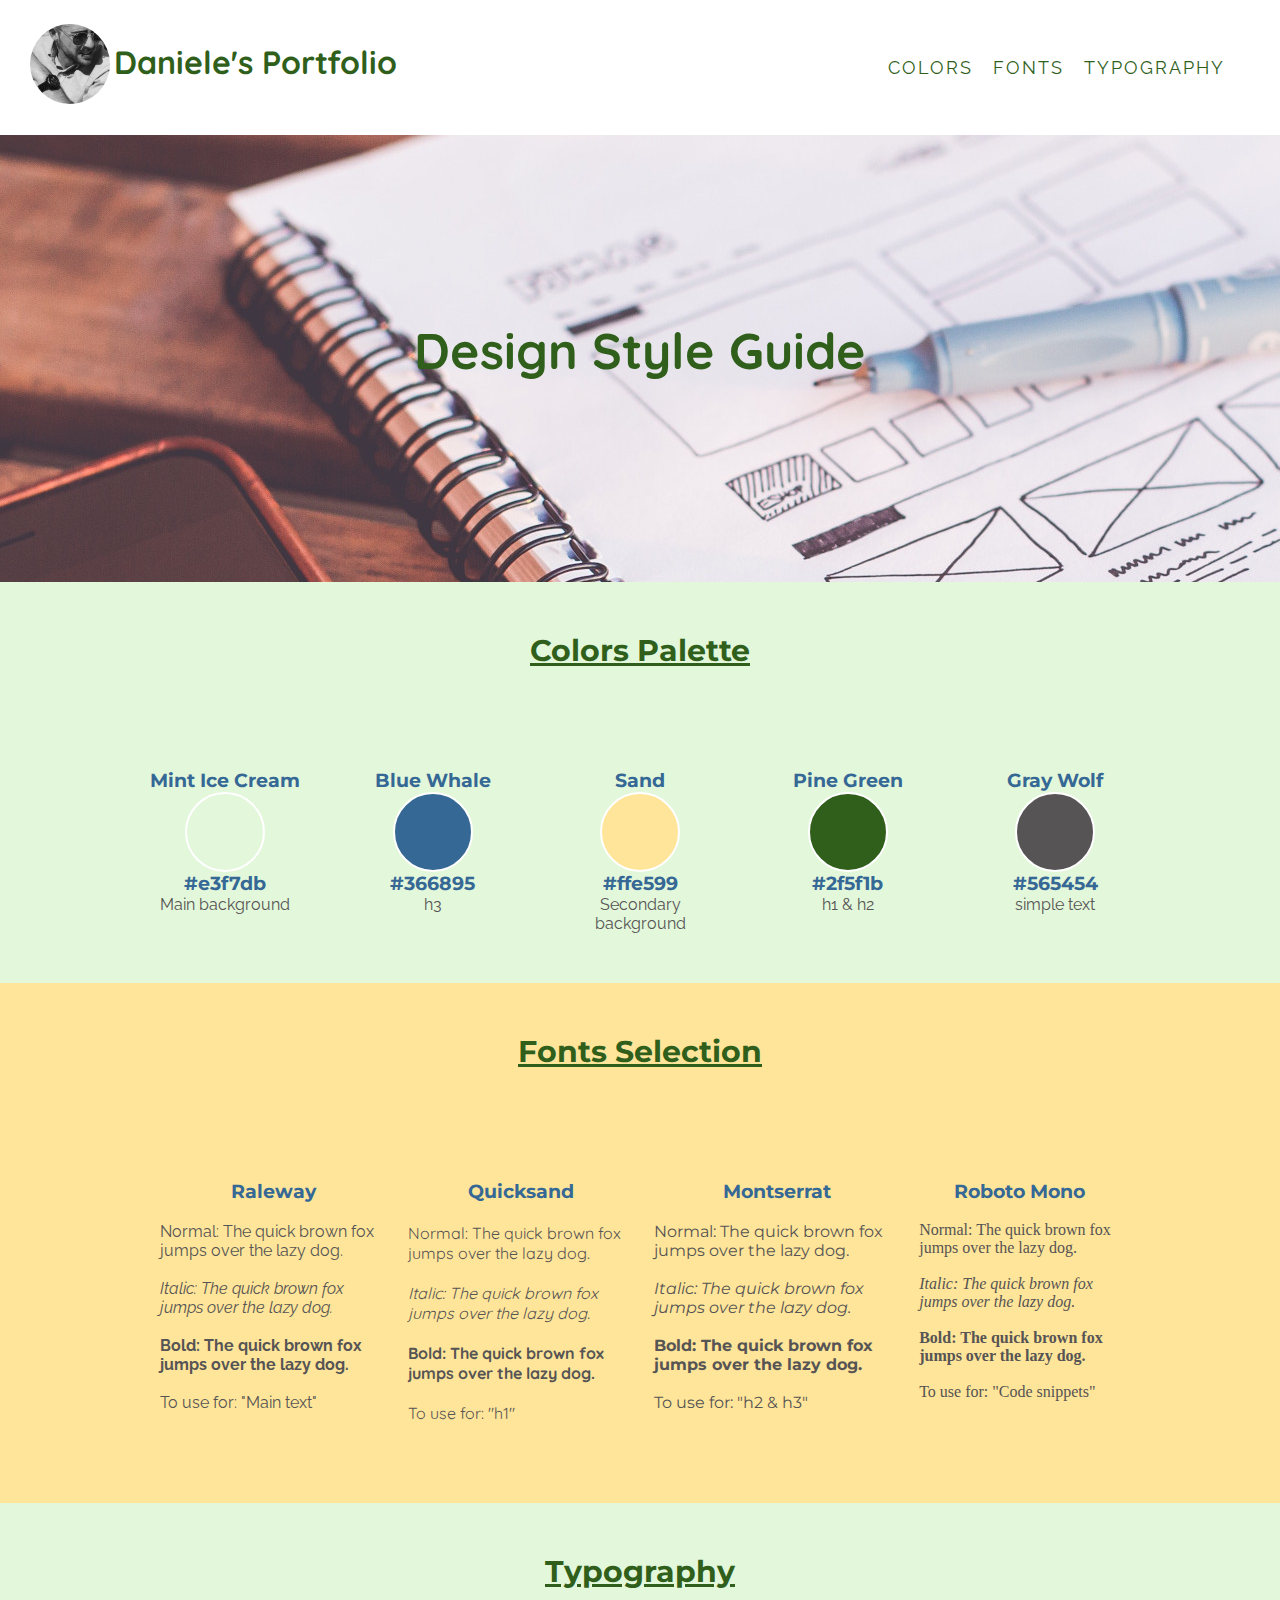
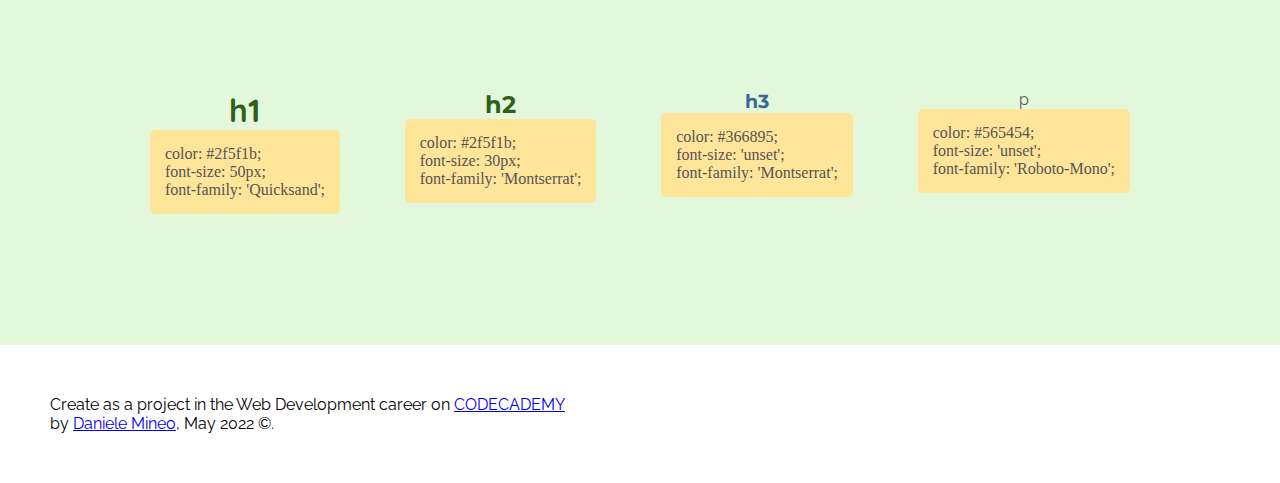
<file: index.html>
<!DOCTYPE html>
<html lang="en">
<head>
    <meta charset="UTF-8">
    <meta http-equiv="X-UA-Compatible" content="IE=edge">
    <meta name="viewport" content="width=device-width, initial-scale=1.0">
    <title>Design Style Guide | Mineo Daniele</title>
    <link rel="stylesheet" href="./styles.css">
    <link rel="preconnect" href="https://fonts.googleapis.com">
    <link rel="preconnect" href="https://fonts.gstatic.com" crossorigin>
    <link href="https://fonts.googleapis.com/css2?family=Montserrat:ital,wght@0,400;0,700;1,400&family=Quicksand:wght@400;700&family=Raleway:ital,wght@0,400;0,700;1,400&family=Roboto+Mono&display=swap" rel="stylesheet">
</head>
<body>
    <!-- Title & Nav --->
    <header>
    <div class="header">
        <img src="./Resources/img/IMG_1747.jpg" alt="My personal logo">
        <h1>Daniele's Portfolio</h1>
    </div>
    <div>
        <nav>
            <ul>
                <li><a href="#color">Colors</a></li>
                <li><a href="#fonts-section">Fonts</a></li>
                <li><a href="#typography">Typography</a></li>
            </ul>
        </nav>
    </div>
    </header>
        <div class="banner">
            <h1>Design Style Guide</h1> 
        </div>
    <!-- Colors Section --->
    <main class="main">
        <h2 id="color">Colors Palette</h2>
    <section class="Colors">
        
    <div class="color-element">
        <h3>Mint Ice Cream</h3>
        <div class="rounded-square" id="mint-ice-cream"></div>
        <h3>#e3f7db</h3>
        <p class="description-color">Main background</p>
    </div>
    <div class="color-element">
        <h3>Blue Whale</h3>
        <div class="rounded-square" id="blue-crepuscolo"></div>
        <h3>#366895</h3>
        <p class="description-color">h3</p>
    </div>
    <div class="color-element">
        <h3>Sand</h3>
        <div class="rounded-square" id="sand"></div>
        <h3>#ffe599</h3>
        <p class="description-color">Secondary background</p>
    </div>
    <div class="color-element">
        <h3>Pine Green</h3>
        <div class="rounded-square" id="pine-green"></div>
        <h3>#2f5f1b</h3>
        <p class="description-color">h1 & h2</p>
    </div>
    <div class="color-element">
        <h3>Gray Wolf</h3>
        <div class="rounded-square" id="gray-wolf"></div>
        <h3>#565454</h3>
        <p class="description-color">simple text</p>
    </div>
</section>
    <!-- Fonts Section --->
<div id="fonts-section">
    <h2 id="fonts">Fonts Selection</h2>
    <section class="Fonts">
        
        <div class="font-element" id="raleway">
            <h3>Raleway</h3><br>
            <p>Normal: The quick brown fox jumps over the lazy dog.</p><br>
            <p class="italic">Italic: The quick brown fox jumps over the lazy dog.</p><br>
            <p class="bold">Bold: The quick brown fox jumps over the lazy dog.</p><br>
            <p class="use">To use for: "Main text"</p><br>
        </div>
        <div class="font-element" id="quicksand">
            <h3>Quicksand</h3><br>
            <p>Normal: The quick brown fox jumps over the lazy dog.</p><br>
            <p class="italic">Italic: The quick brown fox jumps over the lazy dog.</p><br>
            <p class="bold">Bold: The quick brown fox jumps over the lazy dog.</p><br>
            <p class="use">To use for: "h1"</p><br>
        </div>
        <div class="font-element" id="montserrat">
            <h3>Montserrat</h3><br>
            <p>Normal: The quick brown fox jumps over the lazy dog.</p><br>
            <p class="italic">Italic: The quick brown fox jumps over the lazy dog.</p><br>
            <p class="bold">Bold: The quick brown fox jumps over the lazy dog.</p><br>
            <p class="use">To use for: "h2 & h3"</p><br>
        </div>
        <div class="font-element" id="roboto-mono">
            <h3>Roboto Mono</h3><br>
            <p>Normal: The quick brown fox jumps over the lazy dog.</p><br>
            <p class="italic">Italic: The quick brown fox jumps over the lazy dog.</p><br>
            <p class="bold">Bold: The quick brown fox jumps over the lazy dog.</p><br>
            <p class="use">To use for: "Code snippets"</p><br>
        </div>
    </section>
</div>

    <!-- Typography Section --->

    <h2 id="typography">Typography</h2>
    <section class="Typography">
        <div>
            <h1>h1</h1>
            <p class="code-snippet">color: #2f5f1b; <br> font-size: 50px; <br> font-family: 'Quicksand';</p>
        </div>
        <div>
            <h2>h2</h2>
            <p class="code-snippet">color: #2f5f1b;<br> font-size: 30px; <br> font-family: 'Montserrat';</p>
        </div>
        <div>
            <h3>h3</h3>
            <p class="code-snippet">color: #366895;<br> font-size: 'unset'; <br> font-family: 'Montserrat';</p>
        </div>
        <div>
            <p>p</p>
            <p class="code-snippet">color: #565454;<br> font-size: 'unset'; <br> font-family: 'Roboto-Mono';</p>
        </div>
    </section>
    </main>
    </body>
<footer>
    Create as a project in the Web Development career on <a href="https://www.codecademy.com/" target="_blank" rel="noopener noreferrer">CODECADEMY</a> <br>
    by <a href="https://www.codecademy.com/profiles/_Damn_" target="_blank" rel="noopener noreferrer">Daniele Mineo</a>, May 2022 ©.
</footer>
</body>
</html>
</file>
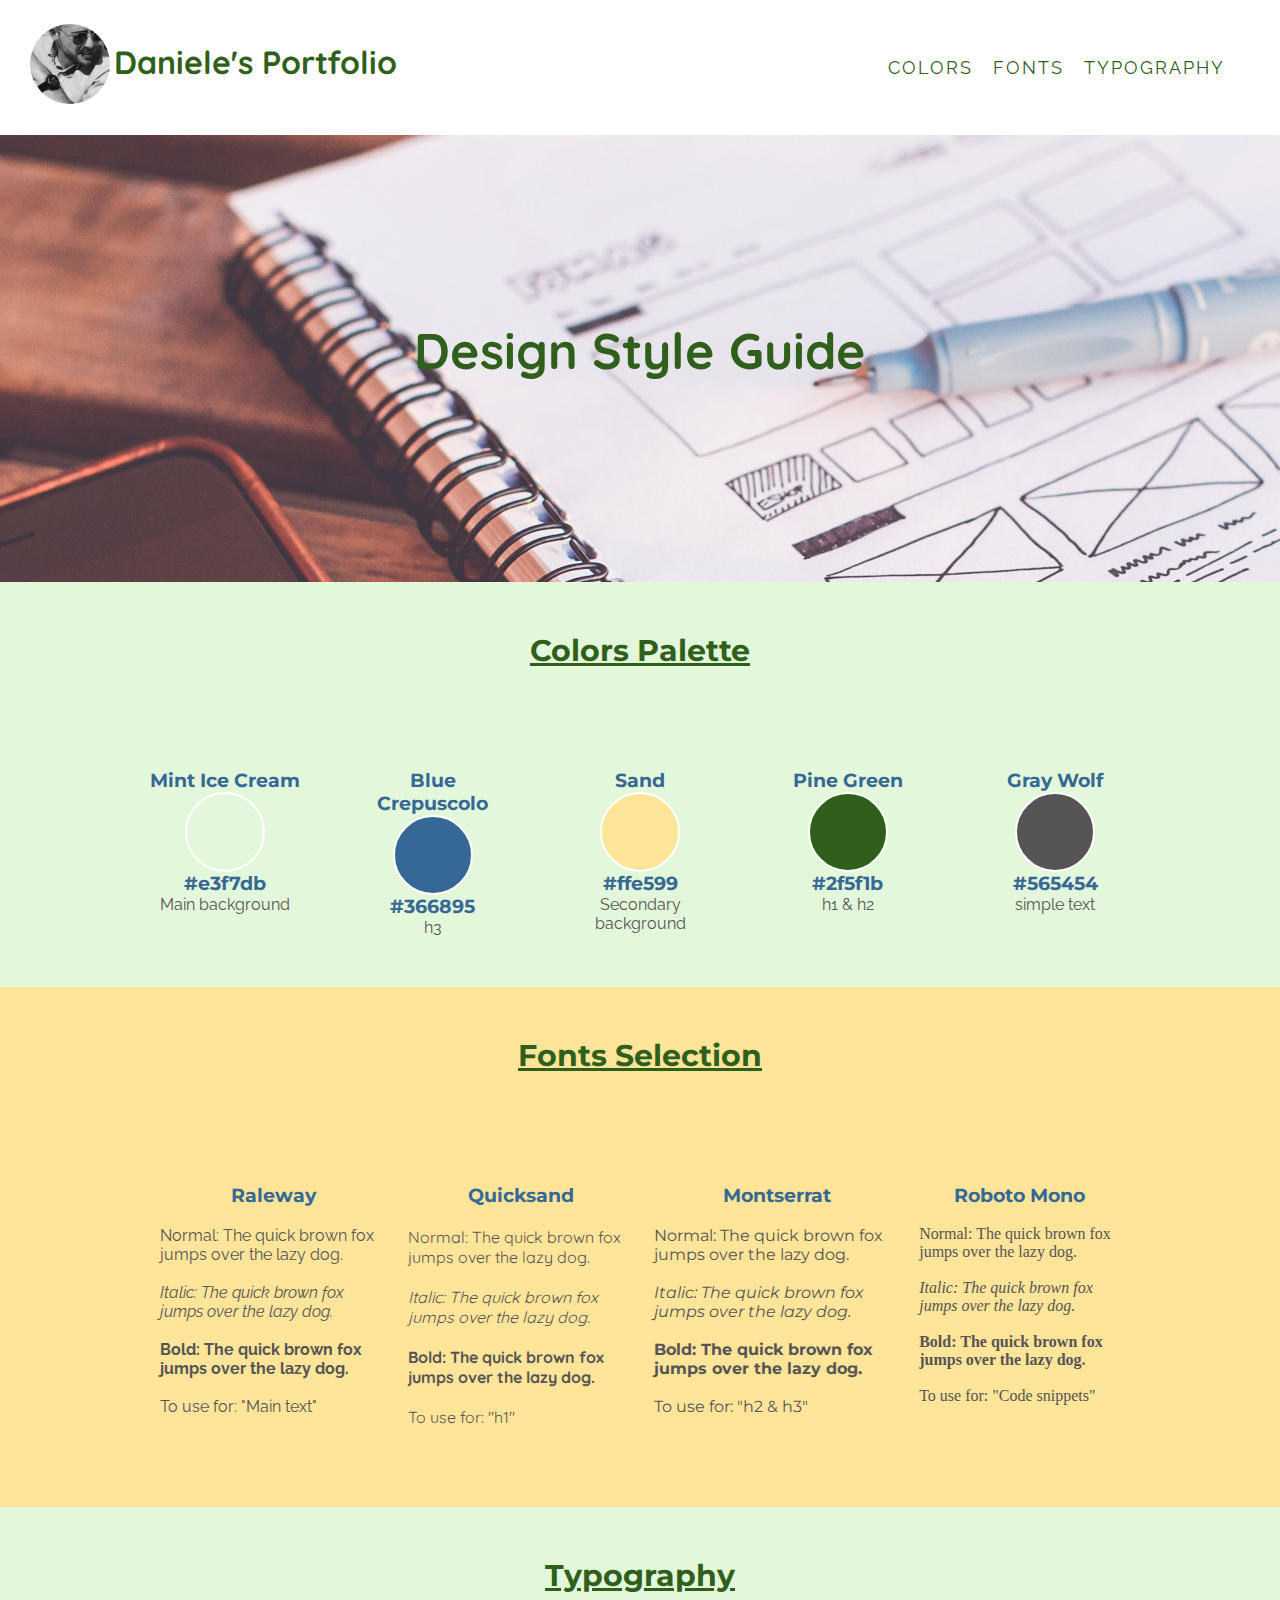
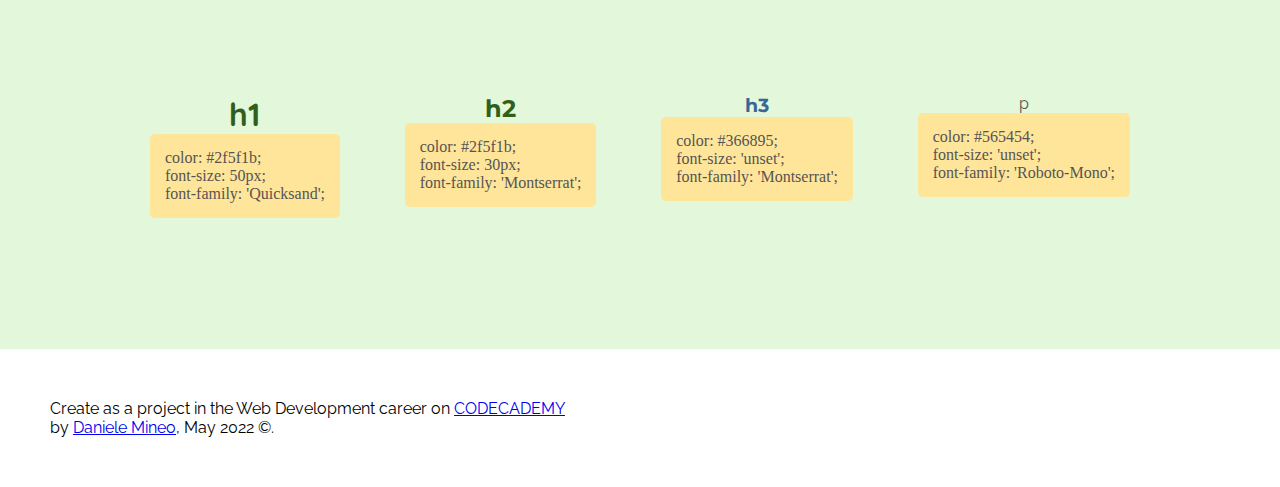
<file: website-design-system-starting/index.html>
<!DOCTYPE html>
<html lang="en">
<head>
    <meta charset="UTF-8">
    <meta http-equiv="X-UA-Compatible" content="IE=edge">
    <meta name="viewport" content="width=device-width, initial-scale=1.0">
    <title>Design Style Guide | Mineo Daniele</title>
    <link rel="stylesheet" href="./styles.css">
    <link rel="preconnect" href="https://fonts.googleapis.com">
    <link rel="preconnect" href="https://fonts.gstatic.com" crossorigin>
    <link href="https://fonts.googleapis.com/css2?family=Montserrat:ital,wght@0,400;0,700;1,400&family=Quicksand:wght@400;700&family=Raleway:ital,wght@0,400;0,700;1,400&family=Roboto+Mono&display=swap" rel="stylesheet">
</head>
<body>
    <!-- Title & Nav --->
    <header>
    <div class="header">
        <img src="./Resources/img/IMG_1747.jpg" alt="My personal logo">
        <h1>Daniele's Portfolio</h1>
    </div>
    <div>
        <nav>
            <ul>
                <li><a href="#color">Colors</a></li>
                <li><a href="#fonts-section">Fonts</a></li>
                <li><a href="#typography">Typography</a></li>
            </ul>
        </nav>
    </div>
    </header>
        <div class="banner">
            <h1>Design Style Guide</h1> 
        </div>
    <!-- Colors Section --->
    <main class="main">
        <h2 id="color">Colors Palette</h2>
    <section class="Colors">
        
    <div class="color-element">
        <h3>Mint Ice Cream</h3>
        <div class="rounded-square" id="mint-ice-cream"></div>
        <h3>#e3f7db</h3>
        <p class="description-color">Main background</p>
    </div>
    <div class="color-element">
        <h3>Blue Crepuscolo</h3>
        <div class="rounded-square" id="blue-crepuscolo"></div>
        <h3>#366895</h3>
        <p class="description-color">h3</p>
    </div>
    <div class="color-element">
        <h3>Sand</h3>
        <div class="rounded-square" id="sand"></div>
        <h3>#ffe599</h3>
        <p class="description-color">Secondary background</p>
    </div>
    <div class="color-element">
        <h3>Pine Green</h3>
        <div class="rounded-square" id="pine-green"></div>
        <h3>#2f5f1b</h3>
        <p class="description-color">h1 & h2</p>
    </div>
    <div class="color-element">
        <h3>Gray Wolf</h3>
        <div class="rounded-square" id="gray-wolf"></div>
        <h3>#565454</h3>
        <p class="description-color">simple text</p>
    </div>
</section>
    <!-- Fonts Section --->
<div id="fonts-section">
    <h2 id="fonts">Fonts Selection</h2>
    <section class="Fonts">
        
        <div class="font-element" id="raleway">
            <h3>Raleway</h3><br>
            <p>Normal: The quick brown fox jumps over the lazy dog.</p><br>
            <p class="italic">Italic: The quick brown fox jumps over the lazy dog.</p><br>
            <p class="bold">Bold: The quick brown fox jumps over the lazy dog.</p><br>
            <p class="use">To use for: "Main text"</p><br>
        </div>
        <div class="font-element" id="quicksand">
            <h3>Quicksand</h3><br>
            <p>Normal: The quick brown fox jumps over the lazy dog.</p><br>
            <p class="italic">Italic: The quick brown fox jumps over the lazy dog.</p><br>
            <p class="bold">Bold: The quick brown fox jumps over the lazy dog.</p><br>
            <p class="use">To use for: "h1"</p><br>
        </div>
        <div class="font-element" id="montserrat">
            <h3>Montserrat</h3><br>
            <p>Normal: The quick brown fox jumps over the lazy dog.</p><br>
            <p class="italic">Italic: The quick brown fox jumps over the lazy dog.</p><br>
            <p class="bold">Bold: The quick brown fox jumps over the lazy dog.</p><br>
            <p class="use">To use for: "h2 & h3"</p><br>
        </div>
        <div class="font-element" id="roboto-mono">
            <h3>Roboto Mono</h3><br>
            <p>Normal: The quick brown fox jumps over the lazy dog.</p><br>
            <p class="italic">Italic: The quick brown fox jumps over the lazy dog.</p><br>
            <p class="bold">Bold: The quick brown fox jumps over the lazy dog.</p><br>
            <p class="use">To use for: "Code snippets"</p><br>
        </div>
    </section>
</div>

    <!-- Typography Section --->

    <h2 id="typography">Typography</h2>
    <section class="Typography">
        <div>
            <h1>h1</h1>
            <p class="code-snippet">color: #2f5f1b; <br> font-size: 50px; <br> font-family: 'Quicksand';</p>
        </div>
        <div>
            <h2>h2</h2>
            <p class="code-snippet">color: #2f5f1b;<br> font-size: 30px; <br> font-family: 'Montserrat';</p>
        </div>
        <div>
            <h3>h3</h3>
            <p class="code-snippet">color: #366895;<br> font-size: 'unset'; <br> font-family: 'Montserrat';</p>
        </div>
        <div>
            <p>p</p>
            <p class="code-snippet">color: #565454;<br> font-size: 'unset'; <br> font-family: 'Roboto-Mono';</p>
        </div>
    </section>
    </main>
    </body>
<footer>
    Create as a project in the Web Development career on <a href="https://www.codecademy.com/" target="_blank" rel="noopener noreferrer">CODECADEMY</a> <br>
    by <a href="https://www.codecademy.com/profiles/_Damn_" target="_blank" rel="noopener noreferrer">Daniele Mineo</a>, May 2022 ©.
</footer>
</body>
</html>
</file>
<file: styles.css>
/* General Section */

* {
    box-sizing: border-box;
    margin: 0;
    padding: 0;

  }

  body {
    background-color: #e3f7db;
    font-family: 'Raleway', sans-serif;
  }

  p {
    color: #565454;
  }

  h1, h2 {
    color: #2f5f1b;
  }

  h1 {font-family: 'Quicksand';}

  h2 {font-family: 'Montserrat';}

  h3 {font-family: 'Montserrat'; color: #366895;}
/* Header Section */

img {
  height: 80px;
  width: 80px;
  border-radius: 50%;
  margin-left: 30px;
}

header {
  display: flex;
  justify-content: space-between;
  background-color: white;
  color: #2f5f1b;
  position: fixed;
  width: 100%;
  height: 15%;
  align-items: center;
  z-index: 100;
}

ul { 
  display: flexbox;
  width: 400px;
}

li {
  display: inline;
  margin: 2%;
}

li a {
  text-decoration: none;
  color: #2f5f1b;
  text-transform: uppercase;
  font-size: 18px;
  letter-spacing: 2px;
  word-spacing: 5px;
  transition: color 0.3s;
  }
  
  li a:hover {
  cursor: pointer;
  color: #EBBC90;
  }
  
  li a:active {
  text-decoration: underline;
  }



.header h1 {
  display: inline;
  position: relative;
  bottom: 30px;
}

.banner {
 
  position: relative;
  margin: 0px;
  padding: 200px;
  top: 119px;
  background-image: url(./Resources/img/title-background.jpeg);
}

.banner h1 {
 
  text-align: center;
  position: relative;
  width: 100%;
  margin: 0px;
  color: #2f5f1b;
  font-size: 50px;
}

.main {
  position: relative;
  top: 119px;
}


/* Color Section */

.Colors {
  position: relative;
  background-color: #e3f7db;
  display: flex;
  justify-content: space-between;
  padding: 50px;
  margin-left: 100px;
  margin-right: 100px;
}

.color-element {
  text-align: center;
  width: 150px;
}

#color {
  text-align: center;
  padding: 50px;
  text-decoration: underline;
  color: #2f5f1b;
  background-color: #e3f7db;
  font-size: 30px;
}

#mint-ice-cream {
  height: 80px;
  width: 80px;
  border-radius: 50%;
  border: 2px solid white;
  background-color: #e3f7db;
  margin-left: auto;
  margin-right: auto;
}

#blue-crepuscolo {
  height: 80px;
  width: 80px;
  border-radius: 50%;
  border: 2px solid white;
  background-color: #366895;
  margin-left: auto;
  margin-right: auto;
}

#sand {
  height: 80px;
  width: 80px;
  border-radius: 50%;
  border: 2px solid white;
  background-color: #ffe599;
  margin-left: auto;
  margin-right: auto;
}

#pine-green {
  height: 80px;
  width: 80px;
  border-radius: 50%;
  border: 2px solid white;
  background-color: #2f5f1b;
  margin-left: auto;
  margin-right: auto;
}

#gray-wolf {
  height: 80px;
  width: 80px;
  border-radius: 50%;
  border: 2px solid white;
  background-color: #565454;
  margin-left: auto;
  margin-right: auto;
}



/* Fonts Section */

#fonts-section {
  background-color: #ffe599;
}

#fonts {
  background-color: #ffe599;
  text-align: center;
  padding: 50px;
  text-decoration: underline;
  color: #2f5f1b;
  font-size: 30px;
}

.Fonts {
  position: relative;
  padding: 50px;
  background-color: #ffe599;
  display: flex;
  justify-content: space-between;
  margin-left: 100px;
  margin-right: 100px;
 
}

.font-element {
  padding: 10px;
}

.font-element h3{
  text-align: center;
}

.italic {
  font-style: italic;
}

.bold {
  font-weight: bold;
}

#raleway {font-family: 'raleway';}
#quicksand {font-family: 'quicksand';}
#montserrat {font-family: 'montserrat';}
#roboto-mono {font-family: 'roboto-mono';}



/* Typography Section */

.Typography {
  position: relative;
  padding: 50px;
  display: flex;
  justify-content: space-between;
  margin-left: 100px;
  margin-right: 100px;
  text-align: center;
}

#typography {
  text-align: center;
  padding: 50px;
  text-decoration: underline;
  color: #2f5f1b;
  font-size: 30px;
}

.code-snippet {
  font-family: 'roboto-mono';
  text-align: justify;
  background-color: #ffe599;
  padding: 15px;
  border-radius: 5px;
}



/* Footer Section */

footer {
  position: relative;
  width: 100%;
  background-color: white;
  padding: 50px;
  top: 200px; 
}
</file>
<file: website-design-system-starting/styles.css>
/* General Section */

* {
    box-sizing: border-box;
    margin: 0;
    padding: 0;

  }

  body {
    background-color: #e3f7db;
    font-family: 'Raleway', sans-serif;
  }

  p {
    color: #565454;
  }

  h1, h2 {
    color: #2f5f1b;
  }

  h1 {font-family: 'Quicksand';}

  h2 {font-family: 'Montserrat';}

  h3 {font-family: 'Montserrat'; color: #366895;}
/* Header Section */

img {
  height: 80px;
  width: 80px;
  border-radius: 50%;
  margin-left: 30px;
}

header {
  display: flex;
  justify-content: space-between;
  background-color: white;
  color: #2f5f1b;
  position: fixed;
  width: 100%;
  height: 15%;
  align-items: center;
  z-index: 100;
}

ul { 
  display: flexbox;
  width: 400px;
}

li {
  display: inline;
  margin: 2%;
}

li a {
  text-decoration: none;
  color: #2f5f1b;
  text-transform: uppercase;
  font-size: 18px;
  letter-spacing: 2px;
  word-spacing: 5px;
  transition: color 0.3s;
  }
  
  li a:hover {
  cursor: pointer;
  color: #EBBC90;
  }
  
  li a:active {
  text-decoration: underline;
  }



.header h1 {
  display: inline;
  position: relative;
  bottom: 30px;
}

.banner {
 
  position: relative;
  margin: 0px;
  padding: 200px;
  top: 119px;
  background-image: url(./Resources/img/title-background.jpeg);
}

.banner h1 {
 
  text-align: center;
  position: relative;
  width: 100%;
  margin: 0px;
  color: #2f5f1b;
  font-size: 50px;
}

.main {
  position: relative;
  top: 119px;
}


/* Color Section */

.Colors {
  position: relative;
  background-color: #e3f7db;
  display: flex;
  justify-content: space-between;
  padding: 50px;
  margin-left: 100px;
  margin-right: 100px;
}

.color-element {
  text-align: center;
  width: 150px;
}

#color {
  text-align: center;
  padding: 50px;
  text-decoration: underline;
  color: #2f5f1b;
  background-color: #e3f7db;
  font-size: 30px;
}

#mint-ice-cream {
  height: 80px;
  width: 80px;
  border-radius: 50%;
  border: 2px solid white;
  background-color: #e3f7db;
  margin-left: auto;
  margin-right: auto;
}

#blue-crepuscolo {
  height: 80px;
  width: 80px;
  border-radius: 50%;
  border: 2px solid white;
  background-color: #366895;
  margin-left: auto;
  margin-right: auto;
}

#sand {
  height: 80px;
  width: 80px;
  border-radius: 50%;
  border: 2px solid white;
  background-color: #ffe599;
  margin-left: auto;
  margin-right: auto;
}

#pine-green {
  height: 80px;
  width: 80px;
  border-radius: 50%;
  border: 2px solid white;
  background-color: #2f5f1b;
  margin-left: auto;
  margin-right: auto;
}

#gray-wolf {
  height: 80px;
  width: 80px;
  border-radius: 50%;
  border: 2px solid white;
  background-color: #565454;
  margin-left: auto;
  margin-right: auto;
}



/* Fonts Section */

#fonts-section {
  background-color: #ffe599;
}

#fonts {
  background-color: #ffe599;
  text-align: center;
  padding: 50px;
  text-decoration: underline;
  color: #2f5f1b;
  font-size: 30px;
}

.Fonts {
  position: relative;
  padding: 50px;
  background-color: #ffe599;
  display: flex;
  justify-content: space-between;
  margin-left: 100px;
  margin-right: 100px;
 
}

.font-element {
  padding: 10px;
}

.font-element h3{
  text-align: center;
}

.italic {
  font-style: italic;
}

.bold {
  font-weight: bold;
}

#raleway {font-family: 'raleway';}
#quicksand {font-family: 'quicksand';}
#montserrat {font-family: 'montserrat';}
#roboto-mono {font-family: 'roboto-mono';}



/* Typography Section */

.Typography {
  position: relative;
  padding: 50px;
  display: flex;
  justify-content: space-between;
  margin-left: 100px;
  margin-right: 100px;
  text-align: center;
}

#typography {
  text-align: center;
  padding: 50px;
  text-decoration: underline;
  color: #2f5f1b;
  font-size: 30px;
}

.code-snippet {
  font-family: 'roboto-mono';
  text-align: justify;
  background-color: #ffe599;
  padding: 15px;
  border-radius: 5px;
}



/* Footer Section */

footer {
  position: relative;
  width: 100%;
  background-color: white;
  padding: 50px;
  top: 200px; 
}
</file>
